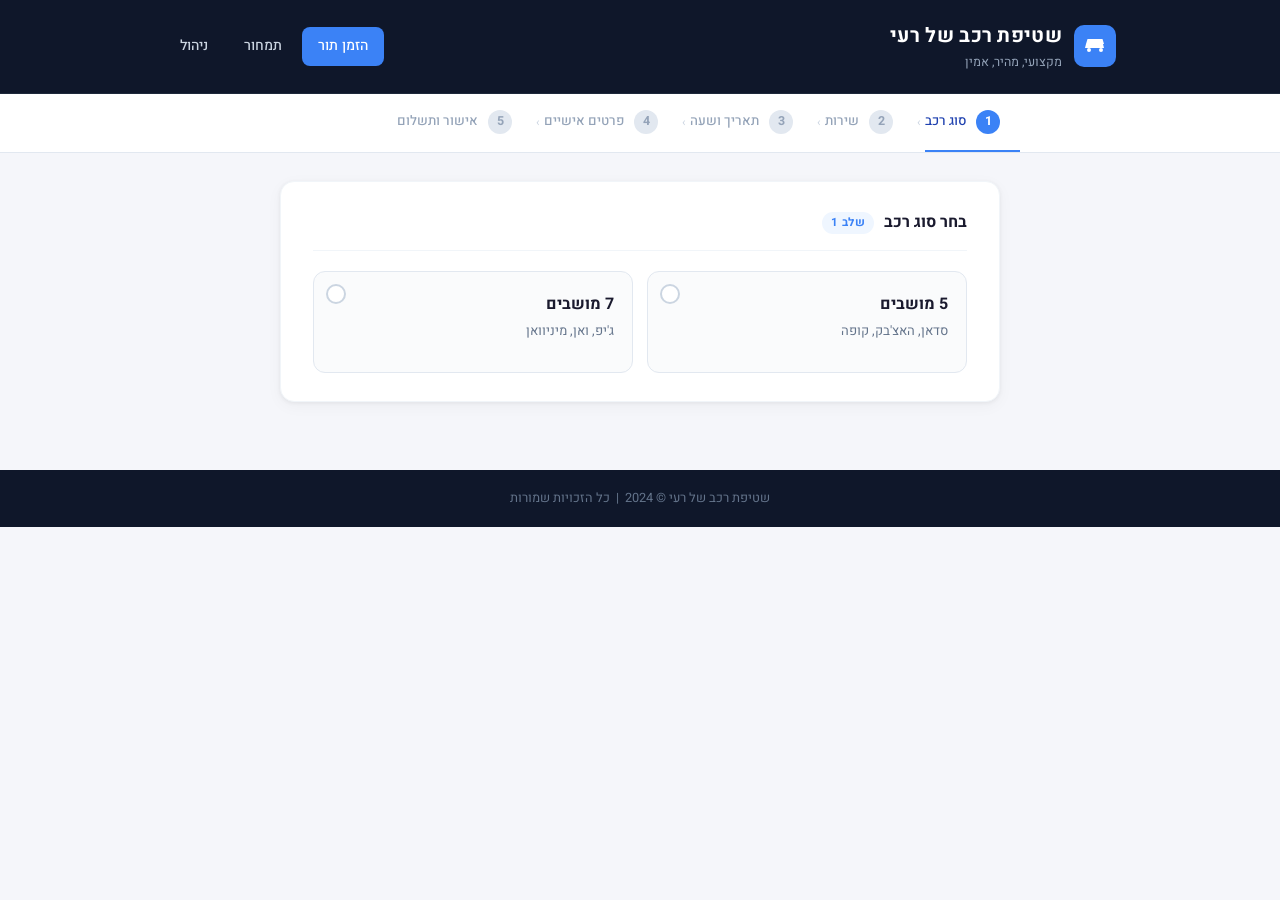
<file: index.html>
<!DOCTYPE html>
<html lang="he" dir="rtl">
<head>
  <meta charset="UTF-8" />
  <meta name="viewport" content="width=device-width, initial-scale=1.0" />
  <title>הזמן תור - שטיפת רכב של רעי</title>
  <link rel="stylesheet" href="style.css" />
</head>
<body>

<header>
  <div class="header-top">
    <div class="logo">
      <div class="logo-icon">
        <svg viewBox="0 0 24 24" xmlns="http://www.w3.org/2000/svg">
          <path d="M21 10H3l1.5-5h15L21 10zM3 10l-1 4h19l-1-4M6 18a2 2 0 1 0 0-4 2 2 0 0 0 0 4zM18 18a2 2 0 1 0 0-4 2 2 0 0 0 0 4z"/>
        </svg>
      </div>
      <div class="logo-text">
        <h1>שטיפת רכב של רעי</h1>
        <p>מקצועי, מהיר, אמין</p>
      </div>
    </div>
    <nav>
      <a href="index.html" class="active">הזמן תור</a>
      <a href="pricing.html">תמחור</a>
      <a href="admin.html">ניהול</a>
    </nav>
  </div>
  <div class="header-divider"></div>
</header>

<!-- Step bar -->
<div class="step-bar">
  <div class="step-bar-inner">
    <div class="step-item active" id="si1">
      <span class="step-num">1</span>סוג רכב
    </div>
    <span class="step-sep">›</span>
    <div class="step-item" id="si2">
      <span class="step-num">2</span>שירות
    </div>
    <span class="step-sep">›</span>
    <div class="step-item" id="si3">
      <span class="step-num">3</span>תאריך ושעה
    </div>
    <span class="step-sep">›</span>
    <div class="step-item" id="si4">
      <span class="step-num">4</span>פרטים אישיים
    </div>
    <span class="step-sep">›</span>
    <div class="step-item" id="si5">
      <span class="step-num">5</span>אישור ותשלום
    </div>
  </div>
</div>

<div class="container">

  <!-- Step 1: Car Type -->
  <div id="step1" class="step-panel">
    <div class="card">
      <div class="card-title">בחר סוג רכב <span class="title-badge">שלב 1</span></div>
      <div class="option-grid" id="carTypeGrid"></div>
    </div>
  </div>

  <!-- Step 2: Service -->
  <div id="step2" class="step-panel" style="display:none">
    <div class="card">
      <div class="card-title">בחר שירות <span class="title-badge">שלב 2</span></div>
      <div class="option-grid" id="serviceGrid"></div>
    </div>
    <div style="text-align:left">
      <button class="btn btn-secondary btn-sm" onclick="goToStep(1)">חזור</button>
    </div>
  </div>

  <!-- Step 3: Date & Time -->
  <div id="step3" class="step-panel" style="display:none">
    <div class="card">
      <div class="card-title">בחר תאריך ושעה <span class="title-badge">שלב 3</span></div>

      <div class="form-group">
        <label for="dateInput">תאריך</label>
        <input type="date" id="dateInput" />
      </div>

      <div class="form-group">
        <label>שעות פנויות</label>
        <div id="slotGrid" class="slot-grid">
          <p style="color:#94a3b8;font-size:0.88rem">בחר תאריך כדי לראות שעות פנויות.</p>
        </div>
      </div>
    </div>
    <div style="text-align:left">
      <button class="btn btn-secondary btn-sm" onclick="goToStep(2)">חזור</button>
    </div>
  </div>

  <!-- Step 4: Customer Details -->
  <div id="step4" class="step-panel" style="display:none">
    <div class="card">
      <div class="card-title">פרטים אישיים <span class="title-badge">שלב 4</span></div>

      <div class="form-group">
        <label for="custName">שם מלא *</label>
        <input type="text" id="custName" placeholder="ישראל ישראלי" />
      </div>

      <div class="form-group">
        <label for="custEmail">כתובת אימייל *</label>
        <input type="email" id="custEmail" placeholder="israel@email.com" />
      </div>

      <div class="form-group">
        <label for="custPhone">מספר טלפון (אופציונלי)</label>
        <input type="tel" id="custPhone" placeholder="050-000-0000" />
      </div>

      <div class="form-group">
        <label for="custNotes">בקשות מיוחדות (אופציונלי)</label>
        <textarea id="custNotes" placeholder="לדוגמה: רכב מלוכלך במיוחד, הסרת שיער חיות מחמד..."></textarea>
      </div>
    </div>
    <div style="display:flex;justify-content:space-between;align-items:center;margin-top:4px">
      <button class="btn btn-secondary btn-sm" onclick="goToStep(3)">חזור</button>
      <button class="btn btn-primary btn-sm" style="width:auto;padding:10px 28px" onclick="goToStep(5)">המשך לתשלום</button>
    </div>
  </div>

  <!-- Step 5: Summary & Pay -->
  <div id="step5" class="step-panel" style="display:none">
    <div class="card">
      <div class="card-title">סיכום הזמנה ותשלום <span class="title-badge">שלב 5</span></div>

      <div class="summary-box" id="bookingSummary"></div>

      <div class="alert alert-info">
        <div class="alert-dot"></div>
        <div>שלח את התשלום דרך <strong>ביט</strong> לפרטים המופיעים למטה, ולאחר מכן לחץ על "אשר הזמנה".</div>
      </div>

      <!-- Bit payment details -->
      <div style="border:1.5px solid #d1fae5;border-radius:12px;padding:18px;margin-bottom:16px;background:#f0fdf4">
        <div style="font-weight:700;color:#065f46;font-size:0.95rem;margin-bottom:12px">פרטי תשלום ביט</div>
        <table style="width:100%;border-collapse:collapse;font-size:0.9rem">
          <tr>
            <td style="color:#6b7280;padding:5px 0;width:40%">שלח אל</td>
            <td style="font-weight:700;color:#1a1a2e" id="s5BittId"></td>
          </tr>
          <tr>
            <td style="color:#6b7280;padding:5px 0">שם חשבון</td>
            <td style="font-weight:700;color:#1a1a2e" id="s5BittName"></td>
          </tr>
          <tr>
            <td style="color:#6b7280;padding:5px 0">סכום</td>
            <td style="font-weight:800;color:#065f46;font-size:1.05rem" id="s5BittAmt"></td>
          </tr>
          <tr>
            <td style="color:#6b7280;padding:5px 0">הערה / אסמכתא</td>
            <td style="font-weight:700;color:#1a1a2e">יוצג לאחר אישור ההזמנה</td>
          </tr>
        </table>
      </div>

      <button class="btn btn-primary" id="confirmBtn">
        שלחתי את התשלום - אשר הזמנה
      </button>
    </div>
    <div style="text-align:left">
      <button class="btn btn-secondary btn-sm" onclick="goToStep(4)">חזור</button>
    </div>
  </div>

</div>

<footer>
  <p>שטיפת רכב של רעי &copy; 2024 &nbsp;|&nbsp; כל הזכויות שמורות</p>
</footer>

<script src="data.js"></script>
<script>
let booking = {
  carTypeId: null, serviceId: null,
  date: null, time: null,
  customerName: null, customerEmail: null,
  customerPhone: null, customerNotes: null
};

let currentStep = 1;

// ── Car types ─────────────────────────────────
function renderCarTypes() {
  document.getElementById("carTypeGrid").innerHTML = CAR_TYPES.map(ct => `
    <div class="option-card" id="ct-${ct.id}" onclick="selectCarType('${ct.id}')">
      <div class="check-mark"></div>
      <div class="opt-name">${ct.name}</div>
      <div class="opt-desc">${ct.description}</div>
    </div>
  `).join("");
}

function selectCarType(id) {
  booking.carTypeId = id;
  document.querySelectorAll("#carTypeGrid .option-card").forEach(el => el.classList.remove("selected"));
  document.getElementById("ct-" + id).classList.add("selected");
  setTimeout(() => goToStep(2), 280);
}

// ── Services ──────────────────────────────────
function renderServices() {
  document.getElementById("serviceGrid").innerHTML = SERVICES.map(s => {
    const price = booking.carTypeId ? s.prices[booking.carTypeId] : "-";
    return `
      <div class="option-card" id="svc-${s.id}" onclick="selectService('${s.id}')">
        <div class="check-mark"></div>
        <div class="opt-name">${s.name}</div>
        <div class="opt-desc">${s.description}</div>
        <div class="opt-price">${CONFIG.currency}${price}</div>
        <div class="opt-duration">${s.duration} דקות</div>
      </div>
    `;
  }).join("");
}

function selectService(id) {
  booking.serviceId = id;
  document.querySelectorAll("#serviceGrid .option-card").forEach(el => el.classList.remove("selected"));
  document.getElementById("svc-" + id).classList.add("selected");
  setTimeout(() => goToStep(3), 280);
}

// ── Date & slots ──────────────────────────────
function initDatePicker() {
  const input = document.getElementById("dateInput");
  const today = new Date();
  const max   = new Date(today);
  max.setDate(max.getDate() + CONFIG.bookingWindowDays);
  input.min   = today.toISOString().split("T")[0];
  input.max   = max.toISOString().split("T")[0];
  if (!booking.date) input.value = "";
  input.onchange = () => { booking.date = input.value; booking.time = null; renderSlots(); };
}

function renderSlots() {
  const grid = document.getElementById("slotGrid");
  if (!booking.date) { grid.innerHTML = "<p style='color:#94a3b8;font-size:0.88rem'>בחר תאריך למעלה.</p>"; return; }

  const dayName  = Utils.getDayName(booking.date);
  const schedule = Storage.getSchedule();
  const daySched = schedule[dayName];

  if (!daySched || !daySched.open) {
    const dayMap = { monday:"שני", tuesday:"שלישי", wednesday:"רביעי", thursday:"חמישי", friday:"שישי", saturday:"שבת", sunday:"ראשון" };
    grid.innerHTML = `<div class="alert alert-warning"><div class="alert-dot"></div><div>אנו סגורים ביום ${dayMap[dayName] || dayName}. אנא בחר יום אחר.</div></div>`;
    return;
  }

  const service = SERVICES.find(s => s.id === booking.serviceId);
  const bookedSlots = Storage.getBookings()
    .filter(b => b.date === booking.date && b.status !== "cancelled")
    .map(b => {
      const svc = SERVICES.find(s => s.id === b.serviceId);
      const [h, m] = b.time.split(":").map(Number);
      return { startMins: h * 60 + m, duration: svc ? svc.duration : 60 };
    });

  const slots = Utils.generateSlots(daySched, bookedSlots, service.duration);

  if (slots.length === 0) {
    grid.innerHTML = `<div class="alert alert-warning"><div class="alert-dot"></div><div>אין שעות פנויות ביום זה לשירות ${service.name}. אנא בחר יום אחר.</div></div>`;
    return;
  }

  grid.innerHTML = slots.map(slot => {
    if (slot.booked) {
      return `<button class="slot-btn" disabled style="cursor:not-allowed;text-decoration:line-through;opacity:0.45">
        ${Utils.formatTime(slot.time)}<br><small>תפוס</small>
      </button>`;
    }
    return `<button class="slot-btn${booking.time === slot.time ? " selected" : ""}"
        onclick="selectSlot('${slot.time}', this)">
      ${Utils.formatTime(slot.time)}
    </button>`;
  }).join("");
}

function selectSlot(time, el) {
  booking.time = time;
  document.querySelectorAll(".slot-btn").forEach(b => b.classList.remove("selected"));
  el.classList.add("selected");
  setTimeout(() => goToStep(4), 280);
}

// ── Summary ───────────────────────────────────
function renderSummary() {
  const service = SERVICES.find(s => s.id === booking.serviceId);
  const carType = CAR_TYPES.find(c => c.id === booking.carTypeId);
  const price   = service.prices[booking.carTypeId];

  document.getElementById("bookingSummary").innerHTML = `
    <h3>סיכום ההזמנה</h3>
    <div class="summary-row"><span>שם</span><span>${booking.customerName}</span></div>
    <div class="summary-row"><span>אימייל</span><span>${booking.customerEmail}</span></div>
    <div class="summary-row"><span>תאריך</span><span>${Utils.formatDate(booking.date)}</span></div>
    <div class="summary-row"><span>שעה</span><span>${Utils.formatTime(booking.time)}</span></div>
    <div class="summary-row"><span>סוג רכב</span><span>${carType.name}</span></div>
    <div class="summary-row"><span>שירות</span><span>${service.name}</span></div>
    <div class="summary-row"><span>משך</span><span>${service.duration} דקות</span></div>
    <div class="summary-row total"><span>סה"כ לתשלום</span><span>${CONFIG.currency}${price} ${CONFIG.currencyCode}</span></div>
  `;

  document.getElementById("s5BittId").textContent   = CONFIG.bittWalletId;
  document.getElementById("s5BittName").textContent = CONFIG.bittAccountName;
  document.getElementById("s5BittAmt").textContent  = CONFIG.currency + price + " " + CONFIG.currencyCode;
}

// ── Navigation ────────────────────────────────
function goToStep(n) {
  if (n > currentStep && !validateStep(currentStep)) return;

  document.querySelectorAll(".step-panel").forEach((el, i) => {
    el.style.display = (i + 1 === n) ? "block" : "none";
  });

  for (let i = 1; i <= 5; i++) {
    const el = document.getElementById("si" + i);
    el.classList.remove("active", "done");
    if (i === n) el.classList.add("active");
    if (i < n)  el.classList.add("done");
  }

  currentStep = n;
  if (n === 2) renderServices();
  if (n === 3) initDatePicker();
  if (n === 5) renderSummary();
  window.scrollTo({ top: 0, behavior: "smooth" });
}

function validateStep(n) {
  if (n === 1 && !booking.carTypeId) { alert("אנא בחר סוג רכב."); return false; }
  if (n === 2 && !booking.serviceId) { alert("אנא בחר שירות."); return false; }
  if (n === 3) {
    if (!booking.date) { alert("אנא בחר תאריך."); return false; }
    if (!booking.time) { alert("אנא בחר שעה."); return false; }
  }
  if (n === 4) {
    const name  = document.getElementById("custName").value.trim();
    const email = document.getElementById("custEmail").value.trim();
    if (!name)                { alert("אנא הכנס שם מלא."); return false; }
    if (!email.includes("@")) { alert("אנא הכנס כתובת אימייל תקינה."); return false; }
    booking.customerName  = name;
    booking.customerEmail = email;
    booking.customerPhone = document.getElementById("custPhone").value.trim();
    booking.customerNotes = document.getElementById("custNotes").value.trim();
  }
  return true;
}

// ── Confirm ───────────────────────────────────
document.getElementById("confirmBtn").addEventListener("click", () => {
  const saved = Storage.addBooking({ ...booking });
  localStorage.setItem("rcw_last_booking", JSON.stringify(saved));
  window.location.href = "confirmation.html";
});

// ── Init ──────────────────────────────────────
renderCarTypes();
</script>

</body>
</html>
</file>
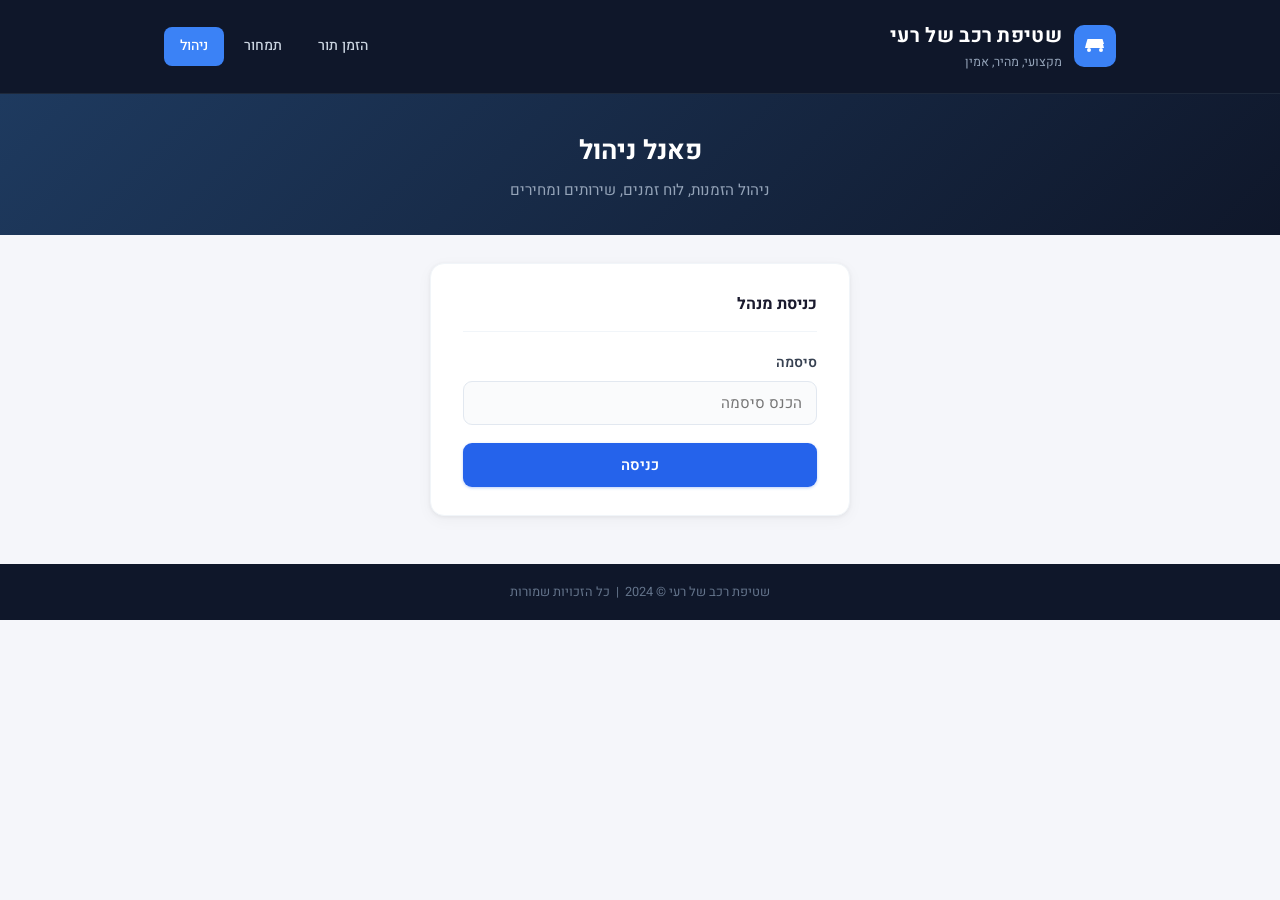
<file: admin.html>
<!DOCTYPE html>
<html lang="he" dir="rtl">
<head>
  <meta charset="UTF-8" />
  <meta name="viewport" content="width=device-width, initial-scale=1.0" />
  <title>ניהול - שטיפת רכב של רעי</title>
  <link rel="stylesheet" href="style.css" />
</head>
<body>

<header>
  <div class="header-top">
    <div class="logo">
      <div class="logo-icon">
        <svg viewBox="0 0 24 24" xmlns="http://www.w3.org/2000/svg">
          <path d="M21 10H3l1.5-5h15L21 10zM3 10l-1 4h19l-1-4M6 18a2 2 0 1 0 0-4 2 2 0 0 0 0 4zM18 18a2 2 0 1 0 0-4 2 2 0 0 0 0 4z"/>
        </svg>
      </div>
      <div class="logo-text">
        <h1>שטיפת רכב של רעי</h1>
        <p>מקצועי, מהיר, אמין</p>
      </div>
    </div>
    <nav>
      <a href="index.html">הזמן תור</a>
      <a href="pricing.html">תמחור</a>
      <a href="admin.html" class="active">ניהול</a>
    </nav>
  </div>
  <div class="header-divider"></div>
</header>

<div class="page-hero">
  <h2>פאנל ניהול</h2>
  <p>ניהול הזמנות, לוח זמנים, שירותים ומחירים</p>
</div>

<div class="container">

  <!-- Login gate -->
  <div id="loginGate" class="card" style="max-width:420px;margin:0 auto">
    <div class="card-title">כניסת מנהל</div>
    <div class="form-group">
      <label for="adminPass">סיסמה</label>
      <input type="password" id="adminPass" placeholder="הכנס סיסמה" />
    </div>
    <button class="btn btn-primary" onclick="adminLogin()">כניסה</button>
  </div>

  <!-- Admin content -->
  <div id="adminContent" style="display:none">

    <div class="admin-tabs">
      <button class="tab-btn active" onclick="showTab('bookings', this)">הזמנות</button>
      <button class="tab-btn" onclick="showTab('schedule', this)">לוח זמנים</button>
      <button class="tab-btn" onclick="showTab('services', this)">שירותים ומחירים</button>
      <button class="tab-btn" onclick="showTab('cartypes', this)">סוגי רכב</button>
      <button class="tab-btn" onclick="showTab('settings', this)">הגדרות</button>
      <button class="tab-btn tab-danger" onclick="adminLogout()">יציאה</button>
    </div>

    <!-- ── Bookings ───────────────────────────── -->
    <div id="tab-bookings" class="tab-panel">

      <div class="card">
        <div class="card-title">כל ההזמנות</div>

        <div class="filter-bar">
          <input type="date" id="filterDate" onchange="renderBookings()" />
          <select id="filterStatus" onchange="renderBookings()">
            <option value="">כל הסטטוסים</option>
            <option value="pending">ממתין</option>
            <option value="confirmed">מאושר</option>
            <option value="cancelled">מבוטל</option>
          </select>
          <button class="btn btn-secondary btn-sm" onclick="clearFilters()">נקה</button>
        </div>

        <div id="bookingsList"></div>
        <p id="noBookings" style="color:#94a3b8;text-align:center;padding:20px;display:none">לא נמצאו הזמנות.</p>
      </div>

      <div class="card">
        <div class="card-title">סטטיסטיקות</div>
        <div class="stats-grid" id="statsPanel"></div>
      </div>
    </div>

    <!-- ── Schedule ───────────────────────────── -->
    <div id="tab-schedule" class="tab-panel" style="display:none">
      <div class="card">
        <div class="card-title">לוח זמנים שבועי</div>
        <p style="color:#64748b;font-size:0.88rem;margin-bottom:18px">הפעל או כבה ימים וקבע שעות פעילות. השינויים נשמרים מיד.</p>
        <div id="scheduleEditor"></div>
        <div style="margin-top:18px;display:flex;gap:10px;flex-wrap:wrap">
          <button class="btn btn-primary" style="width:auto;padding:11px 28px" onclick="saveSchedule()">שמור לוח זמנים</button>
          <button class="btn btn-secondary" onclick="resetSchedule()">אפס לברירת מחדל</button>
        </div>
        <div id="scheduleMsg" style="margin-top:10px"></div>
      </div>
    </div>

    <!-- ── Services & Pricing ─────────────────── -->
    <div id="tab-services" class="tab-panel" style="display:none">
      <div class="card">
        <div class="card-title">שירותים, מחירים ומשכים</div>
        <p style="color:#64748b;font-size:0.88rem;margin-bottom:18px">ערוך שמות, תיאורים, משכים ומחירים לכל שירות וסוג רכב.</p>
        <div id="servicesEditor"></div>
        <div style="margin-top:18px;display:flex;gap:10px;flex-wrap:wrap">
          <button class="btn btn-primary" style="width:auto;padding:11px 28px" onclick="saveServices()">שמור שירותים</button>
        </div>
        <div id="servicesMsg" style="margin-top:10px"></div>
      </div>
    </div>

    <!-- ── Car Types ──────────────────────────── -->
    <div id="tab-cartypes" class="tab-panel" style="display:none">
      <div class="card">
        <div class="card-title">סוגי רכב</div>
        <p style="color:#64748b;font-size:0.88rem;margin-bottom:18px">ערוך את שמות וסוגי הרכבים שהלקוחות יכולים לבחור.</p>
        <div id="carTypesEditor"></div>
        <div style="margin-top:18px;display:flex;gap:10px;flex-wrap:wrap">
          <button class="btn btn-primary" style="width:auto;padding:11px 28px" onclick="saveCarTypes()">שמור סוגי רכב</button>
        </div>
        <div id="carTypesMsg" style="margin-top:10px"></div>
      </div>
    </div>

    <!-- ── Settings ───────────────────────────── -->
    <div id="tab-settings" class="tab-panel" style="display:none">
      <div class="card">
        <div class="card-title">הגדרות עסק</div>
        <div class="form-group">
          <label>שם העסק</label>
          <input type="text" id="settingName" />
        </div>
        <div class="form-group">
          <label>אימייל (לרשומות פנימיות)</label>
          <input type="email" id="settingEmail" />
        </div>
        <div class="form-group">
          <label>מזהה ארנק ביט</label>
          <input type="text" id="settingBittId" placeholder="לדוגמה: 1868-555-0000" />
          <small>זה המספר שאליו הלקוחות ישלחו ביט</small>
        </div>
        <div class="form-group">
          <label>שם החשבון (מוצג ללקוחות)</label>
          <input type="text" id="settingBittName" placeholder="לדוגמה: שטיפת רכב של רעי" />
        </div>
        <div class="form-group">
          <label>סמל מטבע</label>
          <input type="text" id="settingCurrency" style="width:80px" />
        </div>
        <div class="form-group">
          <label>קוד מטבע</label>
          <input type="text" id="settingCurrencyCode" style="width:100px" placeholder="XCD" />
        </div>
        <div class="form-group">
          <label>טווח הזמנות (ימים קדימה)</label>
          <input type="number" id="settingWindow" min="1" max="90" style="width:100px" />
        </div>
        <div class="form-group">
          <label>הודעת אישור ללקוח</label>
          <textarea id="settingMsg"></textarea>
        </div>
        <button class="btn btn-primary" style="width:auto;padding:11px 28px" onclick="saveSettings()">שמור הגדרות</button>
        <div id="settingsMsg" style="margin-top:10px"></div>
      </div>

      <div class="card">
        <div class="card-title">אזור סכנה</div>
        <p style="color:#64748b;font-size:0.88rem;margin-bottom:16px">פעולות אלו אינן ניתנות לביטול.</p>
        <div style="display:flex;gap:10px;flex-wrap:wrap">
          <button class="btn btn-danger" onclick="clearAllBookings()">מחק את כל ההזמנות</button>
          <button class="btn btn-danger" onclick="resetSchedule()">אפס לוח זמנים לברירת מחדל</button>
          <button class="btn btn-danger" onclick="resetServices()">אפס שירותים לברירת מחדל</button>
        </div>
      </div>
    </div>

  </div><!-- /#adminContent -->

</div>

<footer>
  <p>שטיפת רכב של רעי &copy; 2024 &nbsp;|&nbsp; כל הזכויות שמורות</p>
</footer>

<script src="data.js"></script>
<script>
/* ============================================
   Admin panel — Hebrew
   ============================================ */

const ADMIN_PASSWORD = "fn8n4ywhh"; // ← שנה כאן

// ── Auth ──────────────────────────────────────
function adminLogin() {
  if (document.getElementById("adminPass").value === ADMIN_PASSWORD) {
    sessionStorage.setItem("rcw_admin", "1");
    document.getElementById("loginGate").style.display = "none";
    document.getElementById("adminContent").style.display = "block";
    showTab("bookings", document.querySelector(".tab-btn"));
  } else {
    alert("סיסמה שגויה. נסה שוב.");
  }
}

function adminLogout() {
  sessionStorage.removeItem("rcw_admin");
  location.reload();
}

document.getElementById("adminPass").addEventListener("keydown", e => {
  if (e.key === "Enter") adminLogin();
});

if (sessionStorage.getItem("rcw_admin") === "1") {
  document.getElementById("loginGate").style.display = "none";
  document.getElementById("adminContent").style.display = "block";
}

// ── Tabs ──────────────────────────────────────
function showTab(name, btn) {
  document.querySelectorAll(".tab-panel").forEach(el => el.style.display = "none");
  document.querySelectorAll(".tab-btn").forEach(el => el.classList.remove("active"));
  document.getElementById("tab-" + name).style.display = "block";
  if (btn) btn.classList.add("active");

  if (name === "bookings")  { renderBookings(); renderStats(); }
  if (name === "schedule")  renderScheduleEditor();
  if (name === "services")  renderServicesEditor();
  if (name === "cartypes")  renderCarTypesEditor();
  if (name === "settings")  loadSettings();
}

// ── Bookings ──────────────────────────────────
function renderBookings() {
  const filterDate   = document.getElementById("filterDate").value;
  const filterStatus = document.getElementById("filterStatus").value;

  let list = Storage.getBookings();
  if (filterDate)   list = list.filter(b => b.date === filterDate);
  if (filterStatus) list = list.filter(b => b.status === filterStatus);
  list.sort((a, b) => new Date(b.createdAt) - new Date(a.createdAt));

  const container = document.getElementById("bookingsList");
  const none      = document.getElementById("noBookings");

  if (!list.length) {
    container.innerHTML = "";
    none.style.display = "block";
    return;
  }
  none.style.display = "none";

  container.innerHTML = list.map(b => {
    const svc   = SERVICES.find(s => s.id === b.serviceId);
    const car   = CAR_TYPES.find(c => c.id === b.carTypeId);
    const price = svc && car ? svc.prices[car.id] : "?";
    return `
      <div class="booking-item">
        <div>
          <div class="booking-name">
            ${b.customerName}
            <span class="badge badge-${b.status}">
              ${ b.status === "pending" ? "ממתין" : b.status === "confirmed" ? "מאושר" : "מבוטל" }
            </span>
          </div>
          <div class="booking-detail">
            ${Utils.formatDate(b.date)} בשעה ${Utils.formatTime(b.time)}
            &nbsp;|&nbsp; ${car ? car.name : "?"} &nbsp;|&nbsp; ${svc ? svc.name : "?"}
            &nbsp;|&nbsp; ${CONFIG.currency}${price}
          </div>
          <div class="booking-detail">
            ${b.customerEmail}
            ${b.customerPhone ? " | " + b.customerPhone : ""}
            ${b.customerNotes ? " | הערה: " + b.customerNotes : ""}
          </div>
        </div>
        <div class="booking-actions">
          ${b.status === "pending" ? `<button class="btn btn-success btn-sm" onclick="confirmAndEmail('${b.id}')">אשר + שלח מייל</button>` : ""}
          ${b.status !== "cancelled" ? `<button class="btn btn-danger btn-sm" onclick="changeStatus('${b.id}','cancelled')">בטל</button>` : ""}
          <button class="btn btn-secondary btn-sm" onclick="deleteBookingAdmin('${b.id}')">מחק</button>
          <a class="btn btn-secondary btn-sm" href="${Utils.mailtoLink(b)}" target="_blank">שלח מייל</a>
        </div>
      </div>
    `;
  }).join("");
}

function confirmAndEmail(id) {
  Storage.updateBookingStatus(id, "confirmed");
  const b = Storage.getBookings().find(bk => bk.id === id);
  if (b) window.open(Utils.mailtoLink(b), "_blank");
  renderBookings();
  renderStats();
}

function changeStatus(id, status) {
  Storage.updateBookingStatus(id, status);
  renderBookings();
  renderStats();
}

function deleteBookingAdmin(id) {
  if (confirm("למחוק הזמנה זו לצמיתות?")) {
    Storage.deleteBooking(id);
    renderBookings();
    renderStats();
  }
}

function clearFilters() {
  document.getElementById("filterDate").value = "";
  document.getElementById("filterStatus").value = "";
  renderBookings();
}

function clearAllBookings() {
  if (confirm("למחוק את כל ההזמנות? פעולה זו אינה ניתנת לביטול.")) {
    Storage.saveBookings([]);
    renderBookings();
    renderStats();
  }
}

// ── Stats ─────────────────────────────────────
function renderStats() {
  const all   = Storage.getBookings();
  const today = new Date().toISOString().split("T")[0];
  const revenue = all
    .filter(b => b.status !== "cancelled")
    .reduce((sum, b) => {
      const s = SERVICES.find(sv => sv.id === b.serviceId);
      return sum + (s ? (s.prices[b.carTypeId] || 0) : 0);
    }, 0);

  const stats = [
    { label: "סה\"כ הזמנות", value: all.length },
    { label: "היום",         value: all.filter(b => b.date === today).length },
    { label: "ממתינות",      value: all.filter(b => b.status === "pending").length },
    { label: "מאושרות",      value: all.filter(b => b.status === "confirmed").length },
    { label: "מבוטלות",      value: all.filter(b => b.status === "cancelled").length },
    { label: "הכנסה משוערת", value: CONFIG.currency + revenue }
  ];

  document.getElementById("statsPanel").innerHTML = stats.map(s => `
    <div class="stat-card">
      <div class="stat-value">${s.value}</div>
      <div class="stat-label">${s.label}</div>
    </div>
  `).join("");
}

// ── Schedule ──────────────────────────────────
const DAY_NAMES = {
  monday:"שני", tuesday:"שלישי", wednesday:"רביעי",
  thursday:"חמישי", friday:"שישי", saturday:"שבת", sunday:"ראשון"
};
const DAY_KEYS = ["sunday","monday","tuesday","wednesday","thursday","friday","saturday"];

function renderScheduleEditor() {
  const schedule = Storage.getSchedule();
  document.getElementById("scheduleEditor").innerHTML = DAY_KEYS.map(d => {
    const s = schedule[d];
    return `
      <div class="schedule-row ${s.open ? "is-open" : ""}" id="srow-${d}">
        <div class="day-label">
          <input type="checkbox" id="open-${d}" ${s.open ? "checked" : ""} onchange="toggleDay('${d}')" />
          <span>${DAY_NAMES[d]}</span>
        </div>
        <div class="time-range" id="times-${d}" style="${s.open ? "" : "opacity:0.35;pointer-events:none"}">
          <input type="time" id="start-${d}" value="${s.start}" />
          <span>עד</span>
          <input type="time" id="end-${d}" value="${s.end}" />
          <span>תורות כל</span>
          <select id="step-${d}">
            ${[30,45,60,90,120].map(v =>
              `<option value="${v}" ${s.slotStep == v ? "selected" : ""}>${v} דק'</option>`
            ).join("")}
          </select>
        </div>
      </div>
    `;
  }).join("");
}

function toggleDay(d) {
  const isOpen = document.getElementById("open-" + d).checked;
  const times  = document.getElementById("times-" + d);
  const row    = document.getElementById("srow-" + d);
  times.style.opacity       = isOpen ? "1" : "0.35";
  times.style.pointerEvents = isOpen ? "auto" : "none";
  row.classList.toggle("is-open", isOpen);
}

function saveSchedule() {
  const schedule = {};
  DAY_KEYS.forEach(d => {
    schedule[d] = {
      open:     document.getElementById("open-" + d).checked,
      start:    document.getElementById("start-" + d).value,
      end:      document.getElementById("end-" + d).value,
      slotStep: parseInt(document.getElementById("step-" + d).value)
    };
  });
  Storage.saveSchedule(schedule);
  showMsg("scheduleMsg", "לוח הזמנים נשמר בהצלחה.");
}

function resetSchedule() {
  if (confirm("לאפס את לוח הזמנים לברירת המחדל?")) {
    Storage.saveSchedule(JSON.parse(JSON.stringify(DEFAULT_SCHEDULE)));
    renderScheduleEditor();
  }
}

// ── Services editor ────────────────────────────
function renderServicesEditor() {
  document.getElementById("servicesEditor").innerHTML = SERVICES.map((s, i) => `
    <div class="service-editor-block">
      <div class="svc-name">שירות ${i + 1}</div>

      <div class="form-group">
        <label>שם השירות</label>
        <input type="text" id="svc-name-${s.id}" value="${s.name}" />
      </div>
      <div class="form-group">
        <label>תיאור</label>
        <input type="text" id="svc-desc-${s.id}" value="${s.description}" />
      </div>
      <div class="form-group">
        <label>משך (דקות)</label>
        <input type="number" id="svc-dur-${s.id}" value="${s.duration}" min="5" max="300" style="width:120px" />
      </div>

      <div style="font-weight:600;font-size:0.85rem;color:#374151;margin-bottom:10px">מחירים לפי סוג רכב</div>
      <div class="price-row">
        ${CAR_TYPES.map(c => `
          <div class="form-group">
            <label>${c.name}</label>
            <input type="number" id="svc-price-${s.id}-${c.id}" value="${s.prices[c.id]}" min="0" step="0.5" />
          </div>
        `).join("")}
      </div>
    </div>
  `).join("");
}

function saveServices() {
  SERVICES.forEach(s => {
    s.name        = document.getElementById("svc-name-" + s.id).value.trim();
    s.description = document.getElementById("svc-desc-" + s.id).value.trim();
    s.duration    = parseInt(document.getElementById("svc-dur-" + s.id).value);
    CAR_TYPES.forEach(c => {
      s.prices[c.id] = parseFloat(document.getElementById(`svc-price-${s.id}-${c.id}`).value);
    });
  });
  Storage.saveServices(SERVICES);
  showMsg("servicesMsg", "השירותים נשמרו בהצלחה.");
}

function resetServices() {
  if (confirm("לאפס שירותים לברירת מחדל?")) {
    Storage.saveServices(JSON.parse(JSON.stringify(DEFAULT_SERVICES)));
    SERVICES.length = 0;
    DEFAULT_SERVICES.forEach(s => SERVICES.push(JSON.parse(JSON.stringify(s))));
    renderServicesEditor();
  }
}

// ── Car types editor ───────────────────────────
function renderCarTypesEditor() {
  document.getElementById("carTypesEditor").innerHTML = CAR_TYPES.map((c, i) => `
    <div class="service-editor-block">
      <div class="svc-name">סוג רכב ${i + 1}</div>
      <div class="form-group">
        <label>שם</label>
        <input type="text" id="ct-name-${c.id}" value="${c.name}" />
      </div>
      <div class="form-group">
        <label>תיאור (לדוגמה: סדאן, ג'יפ)</label>
        <input type="text" id="ct-desc-${c.id}" value="${c.description}" />
      </div>
    </div>
  `).join("");
}

function saveCarTypes() {
  CAR_TYPES.forEach(c => {
    c.name        = document.getElementById("ct-name-" + c.id).value.trim();
    c.description = document.getElementById("ct-desc-" + c.id).value.trim();
  });
  Storage.saveCarTypes(CAR_TYPES);
  showMsg("carTypesMsg", "סוגי הרכב נשמרו בהצלחה.");
}

// ── Settings ──────────────────────────────────
function loadSettings() {
  const s = Storage.getSettings() || CONFIG;
  document.getElementById("settingName").value         = s.businessName        || CONFIG.businessName;
  document.getElementById("settingEmail").value        = s.ownerEmail          || CONFIG.ownerEmail;
  document.getElementById("settingBittId").value       = s.bittWalletId        || CONFIG.bittWalletId;
  document.getElementById("settingBittName").value     = s.bittAccountName     || CONFIG.bittAccountName;
  document.getElementById("settingCurrency").value     = s.currency            || CONFIG.currency;
  document.getElementById("settingCurrencyCode").value = s.currencyCode        || CONFIG.currencyCode;
  document.getElementById("settingWindow").value       = s.bookingWindowDays   || CONFIG.bookingWindowDays;
  document.getElementById("settingMsg").value          = s.confirmationMessage || CONFIG.confirmationMessage;
}

function saveSettings() {
  const s = {
    businessName:        document.getElementById("settingName").value.trim(),
    ownerEmail:          document.getElementById("settingEmail").value.trim(),
    bittWalletId:        document.getElementById("settingBittId").value.trim(),
    bittAccountName:     document.getElementById("settingBittName").value.trim(),
    currency:            document.getElementById("settingCurrency").value.trim(),
    currencyCode:        document.getElementById("settingCurrencyCode").value.trim(),
    bookingWindowDays:   parseInt(document.getElementById("settingWindow").value),
    confirmationMessage: document.getElementById("settingMsg").value.trim()
  };
  Storage.saveSettings(s);
  Object.assign(CONFIG, s);
  showMsg("settingsMsg", "ההגדרות נשמרו בהצלחה.");
}

// ── Helpers ───────────────────────────────────
function showMsg(id, text) {
  const el = document.getElementById(id);
  el.innerHTML = `<div class="alert alert-success"><div class="alert-dot"></div><div>${text}</div></div>`;
  setTimeout(() => el.innerHTML = "", 3500);
}

// ── Init ──────────────────────────────────────
if (sessionStorage.getItem("rcw_admin") === "1") {
  showTab("bookings", document.querySelector(".tab-btn"));
}
</script>

</body>
</html>
</file>
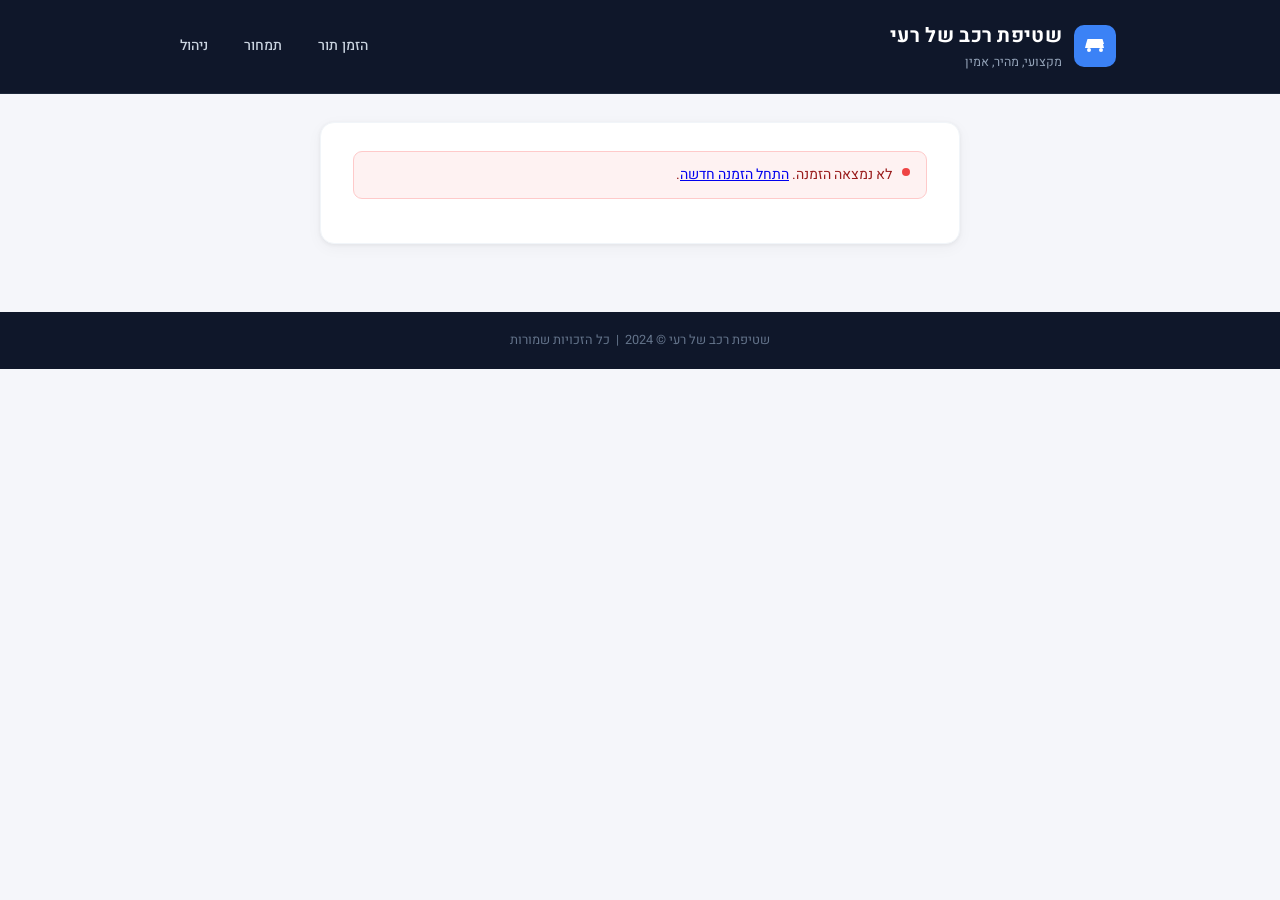
<file: confirmation.html>
<!DOCTYPE html>
<html lang="he" dir="rtl">
<head>
  <meta charset="UTF-8" />
  <meta name="viewport" content="width=device-width, initial-scale=1.0" />
  <title>אישור הזמנה - שטיפת רכב של רעי</title>
  <link rel="stylesheet" href="style.css" />
</head>
<body>

<header>
  <div class="header-top">
    <div class="logo">
      <div class="logo-icon">
        <svg viewBox="0 0 24 24" xmlns="http://www.w3.org/2000/svg">
          <path d="M21 10H3l1.5-5h15L21 10zM3 10l-1 4h19l-1-4M6 18a2 2 0 1 0 0-4 2 2 0 0 0 0 4zM18 18a2 2 0 1 0 0-4 2 2 0 0 0 0 4z"/>
        </svg>
      </div>
      <div class="logo-text">
        <h1>שטיפת רכב של רעי</h1>
        <p>מקצועי, מהיר, אמין</p>
      </div>
    </div>
    <nav>
      <a href="index.html">הזמן תור</a>
      <a href="pricing.html">תמחור</a>
      <a href="admin.html">ניהול</a>
    </nav>
  </div>
  <div class="header-divider"></div>
</header>

<div class="container" style="max-width:680px">
  <div class="card" id="confirmationCard">

    <div class="confirmation-hero">
      <div class="icon-circle">
        <svg viewBox="0 0 24 24"><polyline points="20 6 9 17 4 12"/></svg>
      </div>
      <h2>ההזמנה התקבלה</h2>
      <p>השלם את התשלום דרך אפליקציית ביט כדי לאשר את התור שלך.</p>
    </div>

    <div class="divider"></div>

    <table class="detail-table" id="detailTable"></table>

    <div class="divider"></div>

    <!-- Bitt payment panel -->
    <div class="bitt-panel" id="bittPanel">
      <div class="bitt-title">תשלום באמצעות ביט</div>
      <div class="bitt-sub">פתח את אפליקציית ביט וסרוק את הקוד, או שלח ידנית</div>

      <div id="qrcode"></div>

      <div class="bitt-details-table">
        <table>
          <tr>
            <td>שלח אל</td>
            <td id="bittWalletDisplay"></td>
          </tr>
          <tr>
            <td>שם חשבון</td>
            <td id="bittNameDisplay"></td>
          </tr>
          <tr>
            <td>סכום</td>
            <td class="amount-cell" id="bittAmountDisplay"></td>
          </tr>
          <tr>
            <td>הערה / אסמכתא</td>
            <td id="bittRefDisplay"></td>
          </tr>
        </table>
      </div>

      <p style="margin-top:14px;font-size:0.78rem;color:#6b7280">
        חשוב: הכנס את <strong>מספר ההזמנה</strong> כהערה בתשלום כדי שנוכל לזהות את הרכישה שלך.
      </p>
    </div>

    <div style="margin-top:20px;display:flex;gap:12px;flex-wrap:wrap" class="no-print">
      <a id="emailLink" href="#" class="btn btn-secondary" style="flex:1;text-align:center">
        שלח לאימייל שלי
      </a>
      <button onclick="window.print()" class="btn btn-secondary" style="flex:1">
        הדפס / שמור כ-PDF
      </button>
    </div>

    <div style="margin-top:14px" class="no-print">
      <a href="index.html" class="btn btn-primary">הזמן תור נוסף</a>
    </div>

  </div>
</div>

<footer>
  <p>שטיפת רכב של רעי &copy; 2024 &nbsp;|&nbsp; כל הזכויות שמורות</p>
</footer>

<script src="data.js"></script>
<script>
const booking = JSON.parse(localStorage.getItem("rcw_last_booking") || "{}");

if (!booking.id) {
  document.getElementById("confirmationCard").innerHTML =
    `<div class="alert alert-error"><div class="alert-dot"></div><div>לא נמצאה הזמנה. <a href="index.html">התחל הזמנה חדשה</a>.</div></div>`;
} else {
  const service = SERVICES.find(s => s.id === booking.serviceId);
  const carType = CAR_TYPES.find(c => c.id === booking.carTypeId);
  const price   = service.prices[booking.carTypeId];

  const rows = [
    ["מספר הזמנה",  "#" + booking.id],
    ["שם",           booking.customerName],
    ["אימייל",       booking.customerEmail],
    ["טלפון",        booking.customerPhone || "-"],
    ["תאריך",        Utils.formatDate(booking.date)],
    ["שעה",          Utils.formatTime(booking.time)],
    ["סוג רכב",      carType.name + " - " + carType.description],
    ["שירות",        service.name],
    ["משך",          service.duration + " דקות"],
    ["סכום לתשלום", CONFIG.currency + price],
    ["סטטוס",        "ממתין לתשלום"]
  ];

  if (booking.customerNotes) rows.push(["בקשות מיוחדות", booking.customerNotes]);

  document.getElementById("detailTable").innerHTML =
    rows.map(([k, v]) => `<tr><td>${k}</td><td>${v}</td></tr>`).join("");

  // Bit panel
  const ref = "הזמנה מספר " + booking.id;
  document.getElementById("bittWalletDisplay").textContent = CONFIG.bittWalletId;
  document.getElementById("bittNameDisplay").textContent   = CONFIG.bittAccountName;
  document.getElementById("bittAmountDisplay").textContent = CONFIG.currency + price;
  document.getElementById("bittRefDisplay").textContent    = ref;

  // QR code via free API — no JS library needed
  const qrText = [
    "ביט תשלום",
    "אל: " + CONFIG.bittWalletId,
    "שם: " + CONFIG.bittAccountName,
    "סכום: " + CONFIG.currency + price,
    "אסמכתא: " + ref
  ].join("\n");

  document.getElementById("qrcode").innerHTML =
    `<img src="https://api.qrserver.com/v1/create-qr-code/?size=180x180&bgcolor=f0fdf4&color=065f46&qzone=1&data=${encodeURIComponent(qrText)}"
          width="180" height="180" style="border-radius:10px;display:block;margin:0 auto 8px"
          alt="QR ביט" />`;

  // Email button
  const mailto = Utils.mailtoLink(booking);
  document.getElementById("emailLink").href = mailto;

  // Auto-open email client so customer gets the details immediately
  setTimeout(() => { window.location.href = mailto; }, 800);
}
</script>

</body>
</html>
</file>
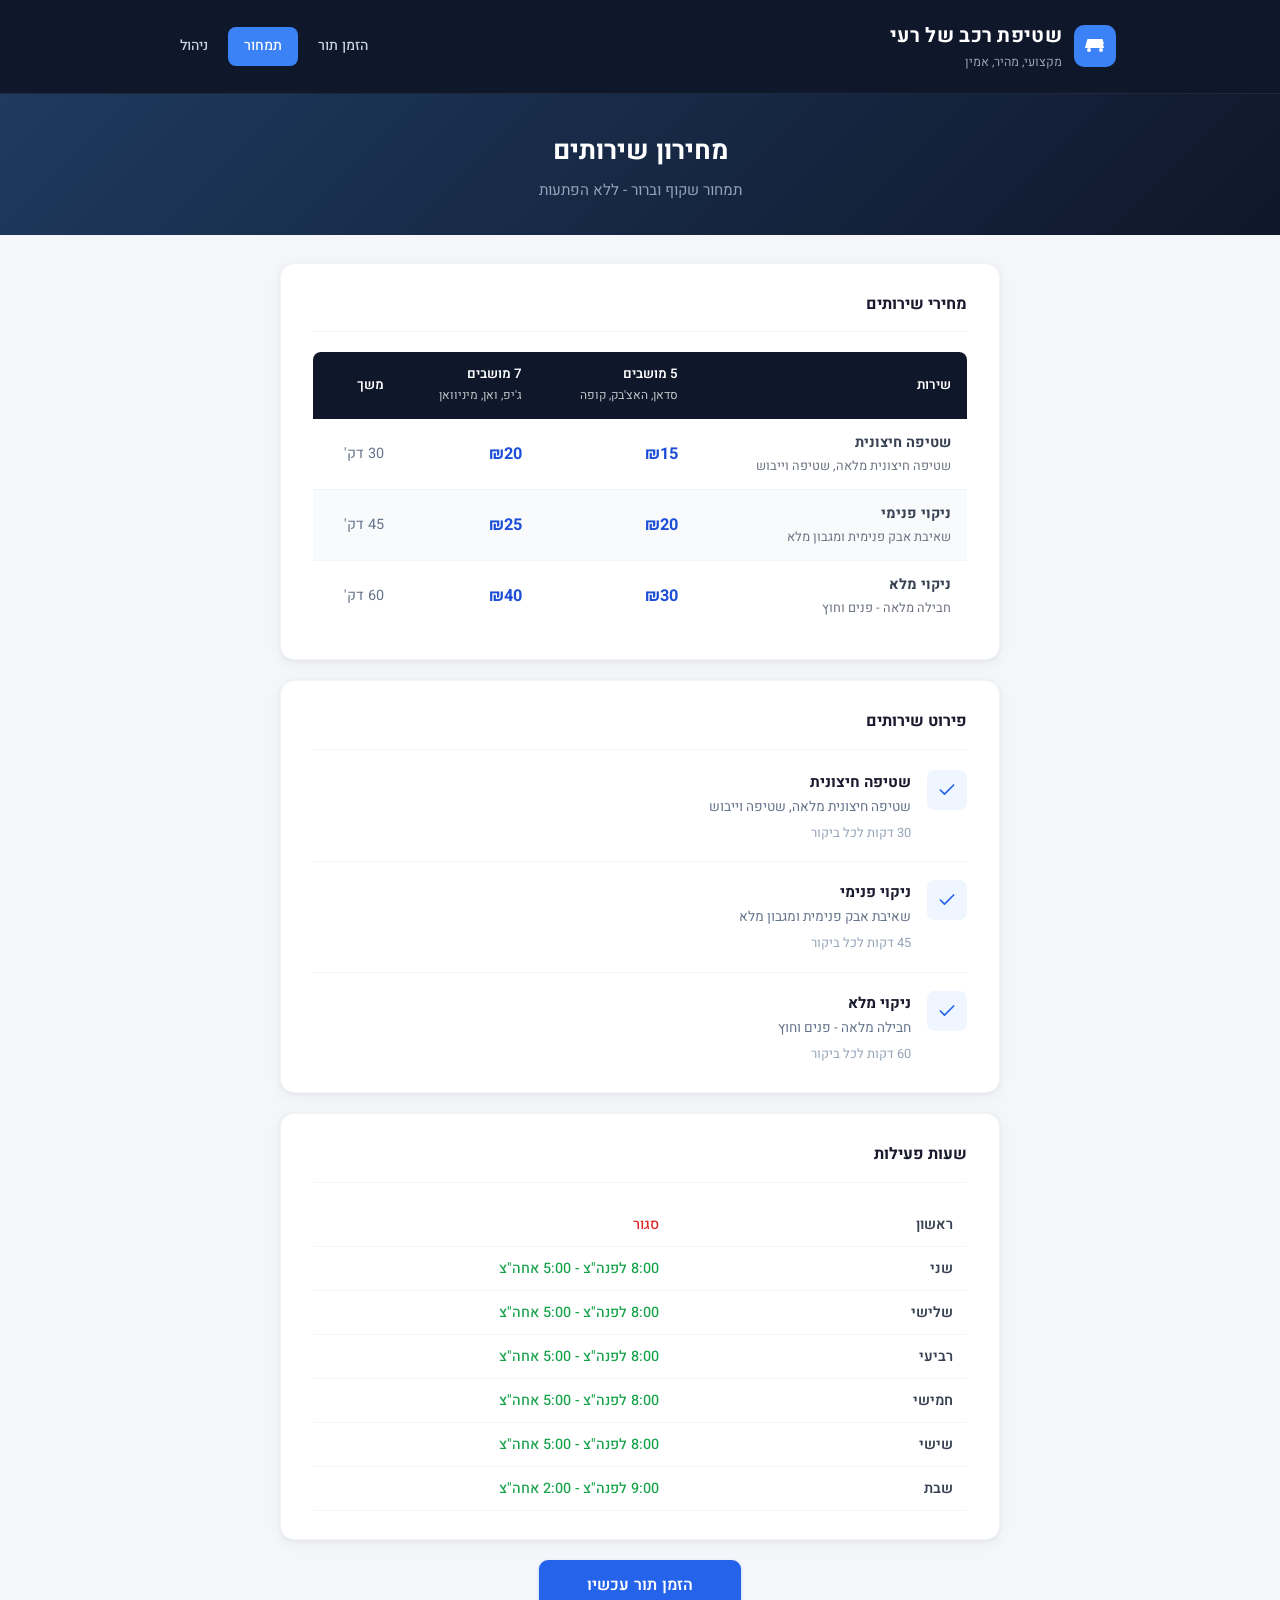
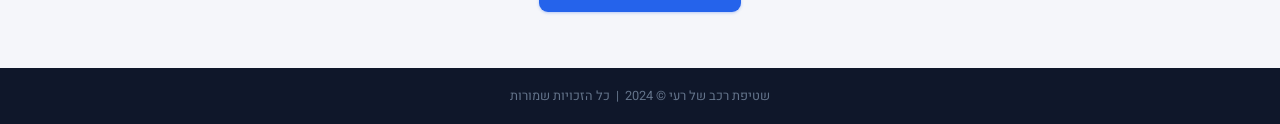
<file: pricing.html>
<!DOCTYPE html>
<html lang="he" dir="rtl">
<head>
  <meta charset="UTF-8" />
  <meta name="viewport" content="width=device-width, initial-scale=1.0" />
  <title>תמחור - שטיפת רכב של רעי</title>
  <link rel="stylesheet" href="style.css" />
</head>
<body>

<header>
  <div class="header-top">
    <div class="logo">
      <div class="logo-icon">
        <svg viewBox="0 0 24 24" xmlns="http://www.w3.org/2000/svg">
          <path d="M21 10H3l1.5-5h15L21 10zM3 10l-1 4h19l-1-4M6 18a2 2 0 1 0 0-4 2 2 0 0 0 0 4zM18 18a2 2 0 1 0 0-4 2 2 0 0 0 0 4z"/>
        </svg>
      </div>
      <div class="logo-text">
        <h1>שטיפת רכב של רעי</h1>
        <p>מקצועי, מהיר, אמין</p>
      </div>
    </div>
    <nav>
      <a href="index.html">הזמן תור</a>
      <a href="pricing.html" class="active">תמחור</a>
      <a href="admin.html">ניהול</a>
    </nav>
  </div>
  <div class="header-divider"></div>
</header>

<div class="page-hero">
  <h2>מחירון שירותים</h2>
  <p>תמחור שקוף וברור - ללא הפתעות</p>
</div>

<div class="container">

  <div class="card">
    <div class="card-title">מחירי שירותים</div>
    <table class="pricing-table" id="pricingTable"></table>
  </div>

  <div class="card">
    <div class="card-title">פירוט שירותים</div>
    <div id="serviceDetails"></div>
  </div>

  <div class="card">
    <div class="card-title">שעות פעילות</div>
    <table class="hours-table" id="openingHours"></table>
  </div>

  <div style="text-align:center;margin-bottom:8px">
    <a href="index.html" class="btn btn-primary" style="width:auto;padding:13px 48px;font-size:1rem">
      הזמן תור עכשיו
    </a>
  </div>

</div>

<footer>
  <p>שטיפת רכב של רעי &copy; 2024 &nbsp;|&nbsp; כל הזכויות שמורות</p>
</footer>

<script src="data.js"></script>
<script>
// Pricing table
(function() {
  const headers = CAR_TYPES.map(c =>
    `<th>${c.name}<br><span style="font-weight:400;opacity:0.75;font-size:0.75rem">${c.description}</span></th>`
  ).join("");

  const rows = SERVICES.map(s => {
    const prices = CAR_TYPES.map(c =>
      `<td class="price-cell">${CONFIG.currency}${s.prices[c.id]}</td>`
    ).join("");
    return `<tr>
      <td><strong>${s.name}</strong><br><span style="color:#6b7280;font-size:0.8rem">${s.description}</span></td>
      ${prices}
      <td style="color:#64748b">${s.duration} דק'</td>
    </tr>`;
  }).join("");

  const durationHeader = `<th>משך</th>`;
  document.getElementById("pricingTable").innerHTML =
    `<thead><tr><th>שירות</th>${headers}${durationHeader}</tr></thead><tbody>${rows}</tbody>`;
})();

// Service detail cards
(function() {
  document.getElementById("serviceDetails").innerHTML = SERVICES.map((s, i) => `
    <div style="display:flex;gap:16px;align-items:flex-start;${i < SERVICES.length - 1 ? "padding-bottom:18px;margin-bottom:18px;border-bottom:1px solid #f1f5f9" : ""}">
      <div style="width:40px;height:40px;background:#eff6ff;border-radius:8px;flex-shrink:0;display:flex;align-items:center;justify-content:center">
        <svg width="20" height="20" viewBox="0 0 24 24" fill="none" stroke="#2563eb" stroke-width="2" stroke-linecap="round" stroke-linejoin="round">
          <polyline points="20 6 9 17 4 12"/>
        </svg>
      </div>
      <div>
        <div style="font-weight:700;font-size:0.95rem;color:#1a1a2e">${s.name}</div>
        <div style="color:#64748b;font-size:0.85rem;margin-top:3px">${s.description}</div>
        <div style="color:#94a3b8;font-size:0.8rem;margin-top:4px">${s.duration} דקות לכל ביקור</div>
      </div>
    </div>
  `).join("");
})();

// Opening hours
(function() {
  const schedule = Storage.getSchedule();
  const days = [
    ["sunday", "ראשון"], ["monday", "שני"], ["tuesday", "שלישי"],
    ["wednesday", "רביעי"], ["thursday", "חמישי"], ["friday", "שישי"], ["saturday", "שבת"]
  ];

  document.getElementById("openingHours").innerHTML = days.map(([d, label]) => {
    const s = schedule[d];
    return `<tr>
      <td>${label}</td>
      <td class="${s.open ? "open" : "closed"}">
        ${s.open ? Utils.formatTime(s.start) + " - " + Utils.formatTime(s.end) : "סגור"}
      </td>
    </tr>`;
  }).join("");
})();
</script>

</body>
</html>
</file>
<file: style.css>
/* =============================================
   Rei's Car Wash — Professional Stylesheet
   ============================================= */

@import url('https://fonts.googleapis.com/css2?family=Heebo:wght@300;400;500;600;700;800&display=swap');

*, *::before, *::after {
  box-sizing: border-box;
  margin: 0;
  padding: 0;
}

html {
  direction: rtl;
}

body {
  font-family: 'Heebo', 'Segoe UI', sans-serif;
  background: #f5f6fa;
  color: #1a1a2e;
  min-height: 100vh;
  font-size: 15px;
  line-height: 1.6;
}

/* ── Header ─────────────────────────────────── */
header {
  background: #0f172a;
  color: white;
  padding: 0;
}

.header-top {
  display: flex;
  align-items: center;
  justify-content: space-between;
  max-width: 1000px;
  margin: 0 auto;
  padding: 20px 24px;
  gap: 16px;
}

.logo {
  display: flex;
  align-items: center;
  gap: 12px;
}

.logo-icon {
  width: 42px;
  height: 42px;
  background: #3b82f6;
  border-radius: 10px;
  display: flex;
  align-items: center;
  justify-content: center;
  font-size: 0;
}

.logo-icon svg {
  width: 24px;
  height: 24px;
  fill: white;
}

.logo-text h1 {
  font-size: 1.25rem;
  font-weight: 700;
  letter-spacing: 0.3px;
  color: white;
}

.logo-text p {
  font-size: 0.78rem;
  color: #94a3b8;
  margin-top: 1px;
}

nav {
  display: flex;
  gap: 4px;
}

nav a {
  color: #cbd5e1;
  text-decoration: none;
  padding: 8px 16px;
  border-radius: 8px;
  font-size: 0.88rem;
  font-weight: 500;
  transition: all 0.15s;
}

nav a:hover {
  background: #1e293b;
  color: white;
}

nav a.active {
  background: #3b82f6;
  color: white;
}

.header-divider {
  height: 1px;
  background: #1e293b;
}

/* ── Page hero strip ─────────────────────────── */
.page-hero {
  background: linear-gradient(135deg, #1e3a5f 0%, #0f172a 100%);
  padding: 36px 24px 32px;
  text-align: center;
}

.page-hero h2 {
  font-size: 1.65rem;
  font-weight: 700;
  color: white;
  margin-bottom: 6px;
}

.page-hero p {
  color: #94a3b8;
  font-size: 0.95rem;
}

/* ── Step bar ────────────────────────────────── */
.step-bar {
  background: white;
  border-bottom: 1px solid #e2e8f0;
  padding: 0 24px;
}

.step-bar-inner {
  max-width: 760px;
  margin: 0 auto;
  display: flex;
  align-items: stretch;
  overflow-x: auto;
}

.step-item {
  display: flex;
  align-items: center;
  gap: 10px;
  padding: 16px 20px 16px 0;
  font-size: 0.83rem;
  color: #94a3b8;
  font-weight: 500;
  white-space: nowrap;
  border-bottom: 3px solid transparent;
  margin-bottom: -1px;
  transition: all 0.2s;
  cursor: default;
}

.step-item .step-num {
  width: 24px;
  height: 24px;
  border-radius: 50%;
  background: #e2e8f0;
  color: #94a3b8;
  display: flex;
  align-items: center;
  justify-content: center;
  font-size: 0.78rem;
  font-weight: 700;
  flex-shrink: 0;
}

.step-item.active {
  color: #1e40af;
  border-bottom-color: #3b82f6;
}

.step-item.active .step-num {
  background: #3b82f6;
  color: white;
}

.step-item.done {
  color: #16a34a;
}

.step-item.done .step-num {
  background: #16a34a;
  color: white;
}

.step-sep {
  color: #cbd5e1;
  padding: 0 4px;
  font-size: 0.75rem;
  align-self: center;
}

/* ── Container ───────────────────────────────── */
.container {
  max-width: 760px;
  margin: 0 auto;
  padding: 28px 20px 48px;
}

/* ── Cards ───────────────────────────────────── */
.card {
  background: white;
  border-radius: 14px;
  padding: 28px 32px;
  margin-bottom: 20px;
  box-shadow: 0 1px 4px rgba(0,0,0,0.06), 0 4px 16px rgba(0,0,0,0.04);
  border: 1px solid #f1f5f9;
}

.card-title {
  font-size: 1rem;
  font-weight: 700;
  color: #1a1a2e;
  margin-bottom: 20px;
  padding-bottom: 14px;
  border-bottom: 1px solid #f1f5f9;
  display: flex;
  align-items: center;
  gap: 10px;
}

.card-title .title-badge {
  background: #eff6ff;
  color: #3b82f6;
  font-size: 0.72rem;
  font-weight: 700;
  padding: 2px 9px;
  border-radius: 20px;
  letter-spacing: 0.4px;
}

/* ── Option grid (car types, services) ────────── */
.option-grid {
  display: grid;
  grid-template-columns: repeat(auto-fit, minmax(200px, 1fr));
  gap: 14px;
}

.option-card {
  border: 1.5px solid #e2e8f0;
  border-radius: 12px;
  padding: 20px 18px;
  cursor: pointer;
  transition: all 0.2s;
  user-select: none;
  text-align: right;
  background: #fafbfc;
  position: relative;
}

.option-card:hover {
  border-color: #93c5fd;
  background: #eff6ff;
  transform: translateY(-1px);
  box-shadow: 0 4px 12px rgba(59,130,246,0.1);
}

.option-card.selected {
  border-color: #3b82f6;
  background: #eff6ff;
  box-shadow: 0 0 0 3px rgba(59,130,246,0.15);
}

.option-card .check-mark {
  position: absolute;
  top: 12px;
  left: 12px;
  width: 20px;
  height: 20px;
  border-radius: 50%;
  border: 2px solid #cbd5e1;
  background: white;
  display: flex;
  align-items: center;
  justify-content: center;
  transition: all 0.2s;
}

.option-card.selected .check-mark {
  background: #3b82f6;
  border-color: #3b82f6;
}

.option-card.selected .check-mark::after {
  content: '';
  width: 6px;
  height: 10px;
  border: 2px solid white;
  border-top: none;
  border-right: none;
  transform: rotate(-45deg) translateY(-1px);
  display: block;
}

.option-card .opt-name {
  font-weight: 700;
  font-size: 1rem;
  color: #1a1a2e;
  margin-bottom: 4px;
}

.option-card .opt-desc {
  color: #64748b;
  font-size: 0.82rem;
  margin-bottom: 10px;
}

.option-card .opt-price {
  font-size: 1.05rem;
  font-weight: 700;
  color: #1d4ed8;
}

.option-card .opt-duration {
  color: #94a3b8;
  font-size: 0.8rem;
  margin-top: 3px;
}

/* ── Form elements ───────────────────────────── */
.form-group {
  margin-bottom: 18px;
}

label {
  display: block;
  font-weight: 600;
  margin-bottom: 6px;
  color: #374151;
  font-size: 0.88rem;
}

input[type="text"],
input[type="email"],
input[type="tel"],
input[type="date"],
input[type="time"],
input[type="number"],
input[type="password"],
select,
textarea {
  width: 100%;
  padding: 10px 14px;
  border: 1.5px solid #e2e8f0;
  border-radius: 9px;
  font-size: 0.95rem;
  font-family: inherit;
  color: #1a1a2e;
  background: #fafbfc;
  transition: border-color 0.15s, box-shadow 0.15s;
  direction: rtl;
}

input:focus, select:focus, textarea:focus {
  outline: none;
  border-color: #3b82f6;
  background: white;
  box-shadow: 0 0 0 3px rgba(59,130,246,0.1);
}

textarea {
  resize: vertical;
  min-height: 88px;
}

small {
  color: #94a3b8;
  font-size: 0.78rem;
  display: block;
  margin-top: 4px;
}

/* ── Time slots ──────────────────────────────── */
.slot-grid {
  display: flex;
  flex-wrap: wrap;
  gap: 10px;
  margin-top: 10px;
}

.slot-btn {
  padding: 9px 18px;
  border: 1.5px solid #e2e8f0;
  border-radius: 9px;
  background: white;
  cursor: pointer;
  font-size: 0.88rem;
  font-weight: 600;
  color: #374151;
  transition: all 0.15s;
  font-family: inherit;
}

.slot-btn:hover:not(:disabled) {
  border-color: #3b82f6;
  color: #1d4ed8;
  background: #eff6ff;
}

.slot-btn.selected {
  background: #3b82f6;
  border-color: #3b82f6;
  color: white;
  box-shadow: 0 2px 8px rgba(59,130,246,0.3);
}

.slot-btn:disabled {
  background: #f8fafc;
  color: #cbd5e1;
  border-color: #f1f5f9;
  cursor: not-allowed;
  text-decoration: line-through;
}

/* ── Summary box ─────────────────────────────── */
.summary-box {
  background: #f8faff;
  border: 1px solid #dbeafe;
  border-radius: 12px;
  padding: 20px 22px;
  margin-bottom: 20px;
}

.summary-box h3 {
  font-size: 0.82rem;
  font-weight: 700;
  color: #3b82f6;
  letter-spacing: 0.5px;
  text-transform: uppercase;
  margin-bottom: 14px;
}

.summary-row {
  display: flex;
  justify-content: space-between;
  padding: 6px 0;
  font-size: 0.9rem;
  border-bottom: 1px solid #e0eaff;
}

.summary-row:last-child {
  border-bottom: none;
}

.summary-row span:first-child {
  color: #64748b;
}

.summary-row.total {
  font-weight: 700;
  font-size: 1rem;
  color: #1a1a2e;
  margin-top: 6px;
  padding-top: 12px;
  border-top: 2px solid #dbeafe;
  border-bottom: none;
}

.summary-row.total span:last-child {
  color: #1d4ed8;
  font-size: 1.15rem;
}

/* ── Buttons ─────────────────────────────────── */
.btn {
  display: inline-block;
  padding: 11px 26px;
  border-radius: 9px;
  border: none;
  font-size: 0.93rem;
  font-weight: 600;
  cursor: pointer;
  text-decoration: none;
  transition: all 0.15s;
  text-align: center;
  font-family: inherit;
  letter-spacing: 0.2px;
}

.btn-primary {
  background: #2563eb;
  color: white;
  width: 100%;
  box-shadow: 0 1px 3px rgba(37,99,235,0.3);
}

.btn-primary:hover {
  background: #1d4ed8;
  box-shadow: 0 4px 12px rgba(37,99,235,0.3);
  transform: translateY(-1px);
}

.btn-secondary {
  background: white;
  color: #374151;
  border: 1.5px solid #e2e8f0;
}

.btn-secondary:hover {
  background: #f8fafc;
  border-color: #cbd5e1;
}

.btn-bitt {
  background: #065f46;
  color: white;
  width: 100%;
  display: flex;
  align-items: center;
  justify-content: center;
  gap: 8px;
  box-shadow: 0 1px 3px rgba(6,95,70,0.3);
}

.btn-bitt:hover {
  background: #047857;
  transform: translateY(-1px);
}

.btn-danger {
  background: #fef2f2;
  color: #dc2626;
  border: 1.5px solid #fecaca;
}

.btn-danger:hover {
  background: #fee2e2;
  border-color: #f87171;
}

.btn-sm {
  padding: 7px 16px;
  font-size: 0.83rem;
}

.btn-success {
  background: #f0fdf4;
  color: #16a34a;
  border: 1.5px solid #bbf7d0;
}

.btn-success:hover {
  background: #dcfce7;
}

/* ── Alerts ──────────────────────────────────── */
.alert {
  padding: 12px 16px;
  border-radius: 9px;
  margin-bottom: 16px;
  font-size: 0.88rem;
  display: flex;
  align-items: flex-start;
  gap: 10px;
}

.alert-dot {
  width: 8px;
  height: 8px;
  border-radius: 50%;
  flex-shrink: 0;
  margin-top: 4px;
}

.alert-info {
  background: #eff6ff;
  border: 1px solid #bfdbfe;
  color: #1e40af;
}

.alert-info .alert-dot { background: #3b82f6; }

.alert-success {
  background: #f0fdf4;
  border: 1px solid #bbf7d0;
  color: #166534;
}

.alert-success .alert-dot { background: #22c55e; }

.alert-warning {
  background: #fffbeb;
  border: 1px solid #fde68a;
  color: #92400e;
}

.alert-warning .alert-dot { background: #f59e0b; }

.alert-error {
  background: #fef2f2;
  border: 1px solid #fecaca;
  color: #991b1b;
}

.alert-error .alert-dot { background: #ef4444; }

/* ── Confirmation page ───────────────────────── */
.confirmation-hero {
  text-align: center;
  padding: 24px 0 18px;
}

.confirmation-hero .icon-circle {
  width: 64px;
  height: 64px;
  border-radius: 50%;
  background: #f0fdf4;
  border: 2px solid #bbf7d0;
  display: flex;
  align-items: center;
  justify-content: center;
  margin: 0 auto 14px;
}

.confirmation-hero .icon-circle svg {
  width: 30px;
  height: 30px;
  stroke: #16a34a;
  fill: none;
  stroke-width: 2.5;
  stroke-linecap: round;
  stroke-linejoin: round;
}

.confirmation-hero h2 {
  font-size: 1.4rem;
  font-weight: 700;
  color: #1a1a2e;
}

.confirmation-hero p {
  color: #64748b;
  margin-top: 5px;
  font-size: 0.92rem;
}

.detail-table {
  width: 100%;
  border-collapse: collapse;
}

.detail-table tr:nth-child(even) td {
  background: #f8fafc;
}

.detail-table td {
  padding: 10px 14px;
  font-size: 0.9rem;
  border-bottom: 1px solid #f1f5f9;
}

.detail-table td:first-child {
  font-weight: 600;
  color: #64748b;
  width: 38%;
}

/* ── Bitt payment panel ──────────────────────── */
.bitt-panel {
  border: 1.5px solid #d1fae5;
  border-radius: 14px;
  padding: 22px;
  background: #f0fdf4;
  text-align: center;
}

.bitt-panel .bitt-title {
  font-weight: 700;
  font-size: 1rem;
  color: #065f46;
  margin-bottom: 4px;
}

.bitt-panel .bitt-sub {
  font-size: 0.83rem;
  color: #6b7280;
  margin-bottom: 18px;
}

.bitt-details-table {
  background: white;
  border-radius: 10px;
  padding: 14px 18px;
  text-align: right;
  margin-top: 14px;
  border: 1px solid #d1fae5;
}

.bitt-details-table table {
  width: 100%;
  border-collapse: collapse;
  font-size: 0.88rem;
}

.bitt-details-table td {
  padding: 7px 8px;
  border-bottom: 1px solid #f0fdf4;
}

.bitt-details-table td:first-child {
  color: #6b7280;
  width: 40%;
}

.bitt-details-table td:last-child {
  font-weight: 700;
  color: #1a1a2e;
}

.bitt-details-table .amount-cell {
  color: #065f46;
  font-size: 1.05rem;
}

#qrcode {
  display: inline-block;
  padding: 12px;
  background: white;
  border-radius: 10px;
  box-shadow: 0 2px 8px rgba(0,0,0,0.08);
  margin-bottom: 4px;
}

/* ── Pricing page ────────────────────────────── */
.pricing-table {
  width: 100%;
  border-collapse: collapse;
  font-size: 0.9rem;
}

.pricing-table th {
  background: #0f172a;
  color: white;
  padding: 12px 16px;
  text-align: right;
  font-weight: 600;
  font-size: 0.83rem;
}

.pricing-table th:first-child {
  border-radius: 0 8px 0 0;
}

.pricing-table th:last-child {
  border-radius: 8px 0 0 0;
}

.pricing-table td {
  padding: 12px 16px;
  border-bottom: 1px solid #f1f5f9;
  color: #374151;
}

.pricing-table tr:last-child td {
  border-bottom: none;
}

.pricing-table tr:nth-child(even) td {
  background: #f8fafc;
}

.pricing-table .price-cell {
  font-weight: 700;
  color: #1d4ed8;
  font-size: 1.02rem;
}

.hours-table {
  width: 100%;
  border-collapse: collapse;
  font-size: 0.9rem;
}

.hours-table td {
  padding: 10px 14px;
  border-bottom: 1px solid #f1f5f9;
}

.hours-table td:first-child {
  font-weight: 600;
  color: #374151;
  width: 45%;
}

.hours-table .open {
  color: #16a34a;
  font-weight: 500;
}

.hours-table .closed {
  color: #dc2626;
  font-weight: 500;
}

/* ── Admin ───────────────────────────────────── */
.admin-tabs {
  display: flex;
  gap: 4px;
  flex-wrap: wrap;
  margin-bottom: 22px;
  background: white;
  padding: 6px;
  border-radius: 12px;
  border: 1px solid #f1f5f9;
  box-shadow: 0 1px 4px rgba(0,0,0,0.04);
}

.tab-btn {
  padding: 9px 18px;
  border: none;
  border-radius: 8px;
  background: transparent;
  color: #64748b;
  font-size: 0.85rem;
  font-weight: 600;
  cursor: pointer;
  transition: all 0.15s;
  font-family: inherit;
}

.tab-btn:hover {
  background: #f1f5f9;
  color: #374151;
}

.tab-btn.active {
  background: #2563eb;
  color: white;
  box-shadow: 0 2px 6px rgba(37,99,235,0.3);
}

.tab-btn.tab-danger {
  margin-right: auto;
  color: #dc2626;
}

.tab-btn.tab-danger:hover {
  background: #fef2f2;
}

.booking-item {
  display: flex;
  justify-content: space-between;
  align-items: flex-start;
  padding: 16px;
  border: 1px solid #f1f5f9;
  border-radius: 10px;
  margin-bottom: 10px;
  background: #fafbfc;
  gap: 12px;
  flex-wrap: wrap;
  transition: box-shadow 0.15s;
}

.booking-item:hover {
  box-shadow: 0 2px 8px rgba(0,0,0,0.06);
  border-color: #e2e8f0;
}

.booking-item .booking-name {
  font-weight: 700;
  font-size: 0.95rem;
  color: #1a1a2e;
  display: flex;
  align-items: center;
  gap: 8px;
  margin-bottom: 5px;
}

.booking-item .booking-detail {
  font-size: 0.82rem;
  color: #6b7280;
  margin-top: 3px;
  line-height: 1.7;
}

.booking-actions {
  display: flex;
  gap: 6px;
  flex-shrink: 0;
  flex-wrap: wrap;
}

.badge {
  display: inline-block;
  padding: 2px 10px;
  border-radius: 20px;
  font-size: 0.72rem;
  font-weight: 700;
  letter-spacing: 0.3px;
}

.badge-pending   { background: #fffbeb; color: #b45309; border: 1px solid #fde68a; }
.badge-confirmed { background: #f0fdf4; color: #166534; border: 1px solid #bbf7d0; }
.badge-cancelled { background: #fef2f2; color: #991b1b; border: 1px solid #fecaca; }

.stats-grid {
  display: grid;
  grid-template-columns: repeat(auto-fit, minmax(130px, 1fr));
  gap: 14px;
}

.stat-card {
  background: #f8fafc;
  border: 1px solid #f1f5f9;
  border-radius: 10px;
  padding: 16px;
  text-align: center;
}

.stat-card .stat-value {
  font-size: 1.6rem;
  font-weight: 800;
  color: #1d4ed8;
  line-height: 1;
  margin-bottom: 4px;
}

.stat-card .stat-label {
  font-size: 0.75rem;
  color: #6b7280;
  font-weight: 500;
}

.schedule-row {
  display: flex;
  gap: 14px;
  align-items: center;
  flex-wrap: wrap;
  padding: 14px 16px;
  border: 1.5px solid #e2e8f0;
  border-radius: 10px;
  margin-bottom: 10px;
  background: #fafbfc;
  transition: all 0.15s;
}

.schedule-row.is-open {
  border-color: #bfdbfe;
  background: #f8fbff;
}

.schedule-row .day-label {
  min-width: 80px;
  font-weight: 700;
  font-size: 0.9rem;
  color: #374151;
  display: flex;
  align-items: center;
  gap: 8px;
}

.schedule-row .day-label input[type="checkbox"] {
  width: 16px;
  height: 16px;
  cursor: pointer;
  accent-color: #2563eb;
}

.time-range {
  display: flex;
  gap: 10px;
  align-items: center;
  flex: 1;
  min-width: 260px;
}

.time-range span {
  color: #94a3b8;
  font-size: 0.83rem;
  white-space: nowrap;
}

.time-range input[type="time"],
.time-range select {
  width: auto;
  flex: 1;
}

.service-editor-block {
  border: 1px solid #f1f5f9;
  border-radius: 12px;
  padding: 20px;
  margin-bottom: 16px;
  background: #fafbfc;
}

.service-editor-block .svc-name {
  font-weight: 700;
  font-size: 0.95rem;
  color: #1a1a2e;
  margin-bottom: 14px;
  padding-bottom: 10px;
  border-bottom: 1px solid #f1f5f9;
}

.price-row {
  display: flex;
  gap: 14px;
  flex-wrap: wrap;
}

.price-row .form-group {
  flex: 1;
  min-width: 130px;
}

/* ── Filter bar ──────────────────────────────── */
.filter-bar {
  display: flex;
  gap: 10px;
  margin-bottom: 18px;
  flex-wrap: wrap;
  align-items: center;
}

.filter-bar input,
.filter-bar select {
  flex: 1;
  min-width: 130px;
}

/* ── Divider ─────────────────────────────────── */
.divider {
  height: 1px;
  background: #f1f5f9;
  margin: 20px 0;
}

/* ── Footer ──────────────────────────────────── */
footer {
  background: #0f172a;
  color: #64748b;
  text-align: center;
  padding: 18px;
  font-size: 0.8rem;
}

/* ── Responsive ──────────────────────────────── */
@media (max-width: 640px) {
  /* Header */
  .header-top {
    padding: 12px 14px;
    flex-direction: column;
    align-items: flex-start;
    gap: 10px;
  }
  nav { width: 100%; }
  nav a { padding: 7px 11px; font-size: 0.82rem; }

  /* Hero */
  .page-hero { padding: 22px 14px 18px; }
  .page-hero h2 { font-size: 1.2rem; }
  .page-hero p { font-size: 0.85rem; }

  /* Step bar */
  .step-bar { padding: 0 10px; }
  .step-item { padding: 10px 8px 10px 0; font-size: 0.75rem; gap: 6px; }
  .step-item .step-num { width: 20px; height: 20px; font-size: 0.7rem; }
  .step-sep { display: none; }

  /* Container & cards */
  .container { padding: 16px 12px 40px; }
  .card { padding: 18px 14px; border-radius: 12px; }
  .card-title { font-size: 0.92rem; margin-bottom: 16px; }

  /* Option grid — full width on mobile */
  .option-grid { grid-template-columns: 1fr; gap: 10px; }
  .option-card { padding: 16px 14px; }

  /* Slot buttons — bigger tap targets */
  .slot-btn { padding: 11px 14px; font-size: 0.85rem; }

  /* Buttons */
  .btn { font-size: 0.9rem; padding: 12px 18px; }
  .btn-sm { padding: 9px 14px; font-size: 0.82rem; }

  /* Summary */
  .summary-row { font-size: 0.85rem; }
  .summary-row.total { font-size: 0.95rem; }

  /* Admin tabs — wrap & full width */
  .admin-tabs { gap: 4px; padding: 5px; }
  .tab-btn { padding: 8px 10px; font-size: 0.78rem; flex: 1; min-width: 0; text-align: center; }
  .tab-btn.tab-danger { margin-right: 0; }

  /* Booking items — stack vertically */
  .booking-item { flex-direction: column; }
  .booking-actions { width: 100%; justify-content: flex-start; }

  /* Stats */
  .stats-grid { grid-template-columns: repeat(2, 1fr); }
  .stat-card .stat-value { font-size: 1.35rem; }

  /* Schedule */
  .schedule-row { flex-direction: column; align-items: flex-start; gap: 8px; }
  .time-range { min-width: 0; width: 100%; flex-wrap: wrap; }

  /* Pricing table — horizontal scroll */
  .pricing-table { font-size: 0.8rem; }
  .pricing-table th, .pricing-table td { padding: 9px 10px; }

  /* Detail table */
  .detail-table td { font-size: 0.82rem; padding: 8px 10px; }
  .detail-table td:first-child { width: 44%; }

  /* Bitt panel */
  .bitt-panel { padding: 16px 14px; }
  .bitt-details-table { padding: 12px 14px; }
  .bitt-details-table table { font-size: 0.82rem; }

  /* Filter bar */
  .filter-bar input, .filter-bar select { min-width: 100%; }
}

/* ── Print ───────────────────────────────────── */
@media print {
  header, footer, .no-print { display: none !important; }
  body { background: white; }
  .card { box-shadow: none; border: 1px solid #ddd; }
}
</file>
